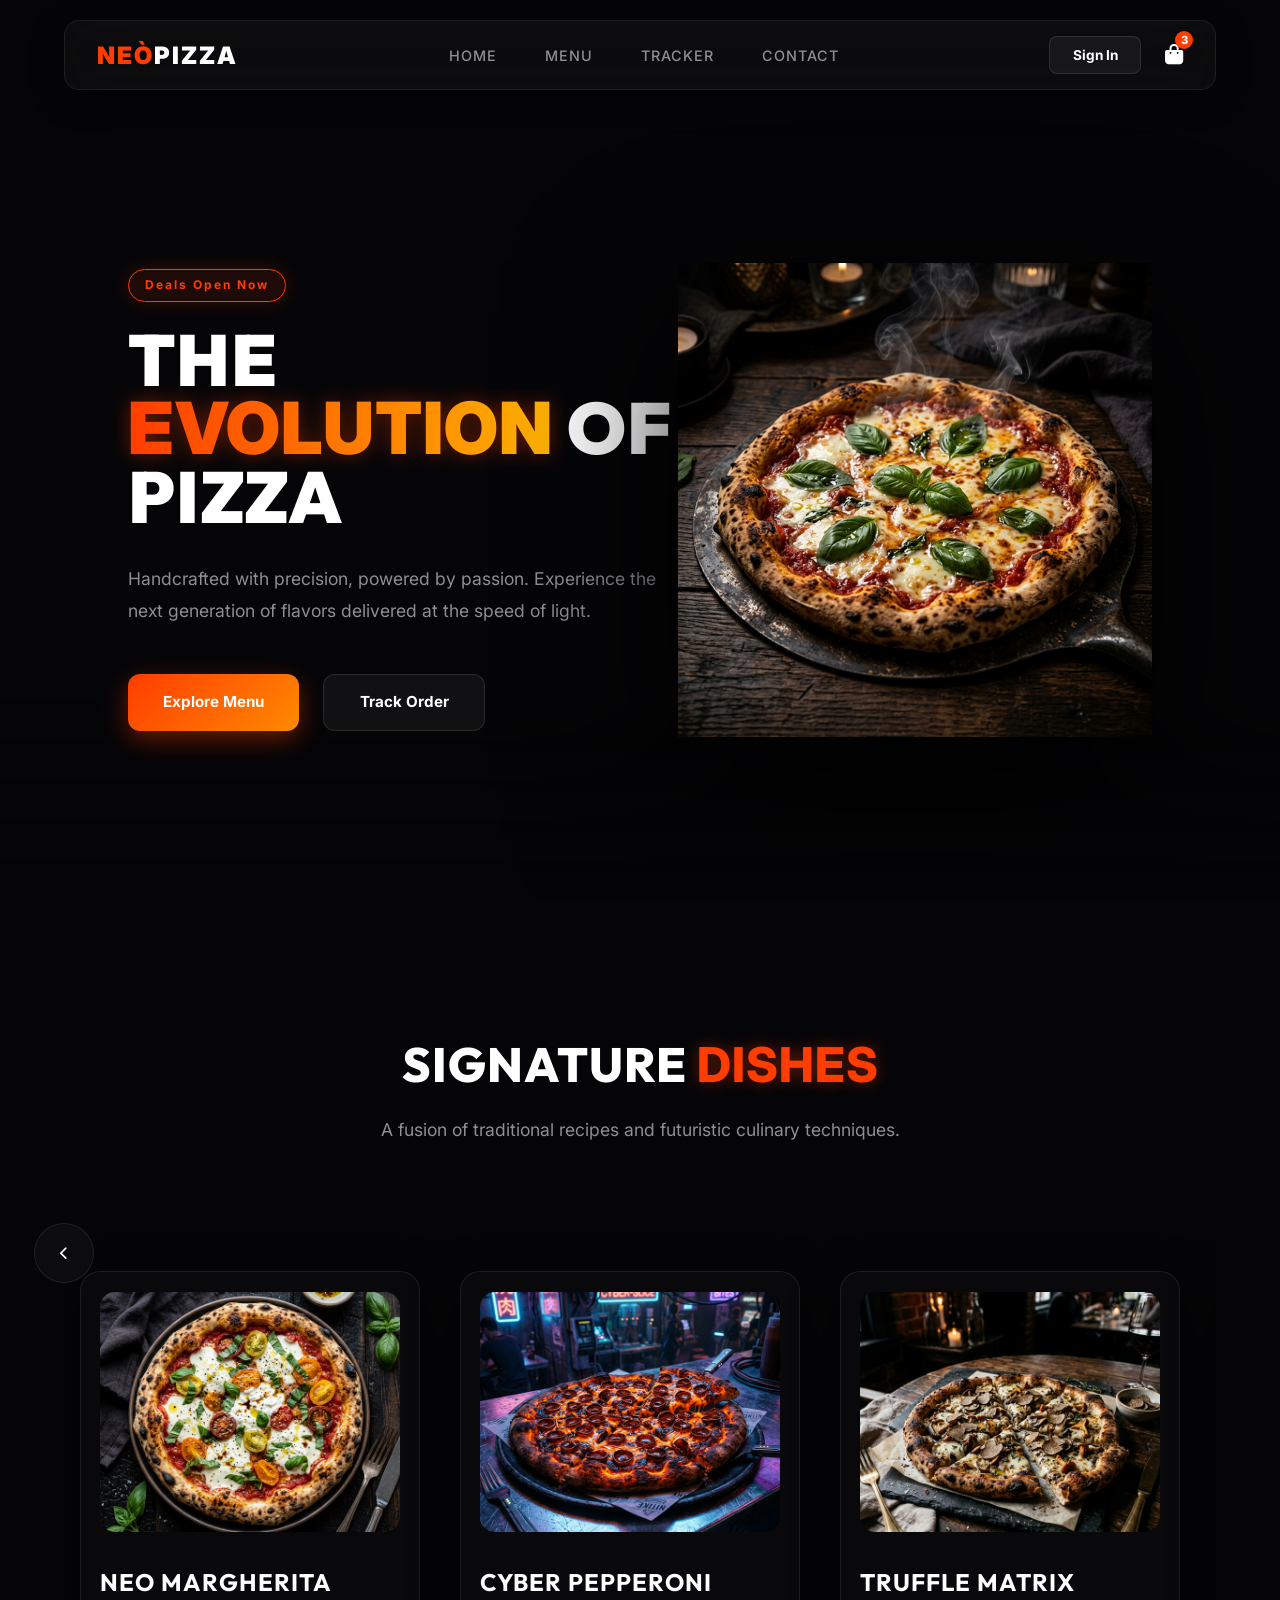
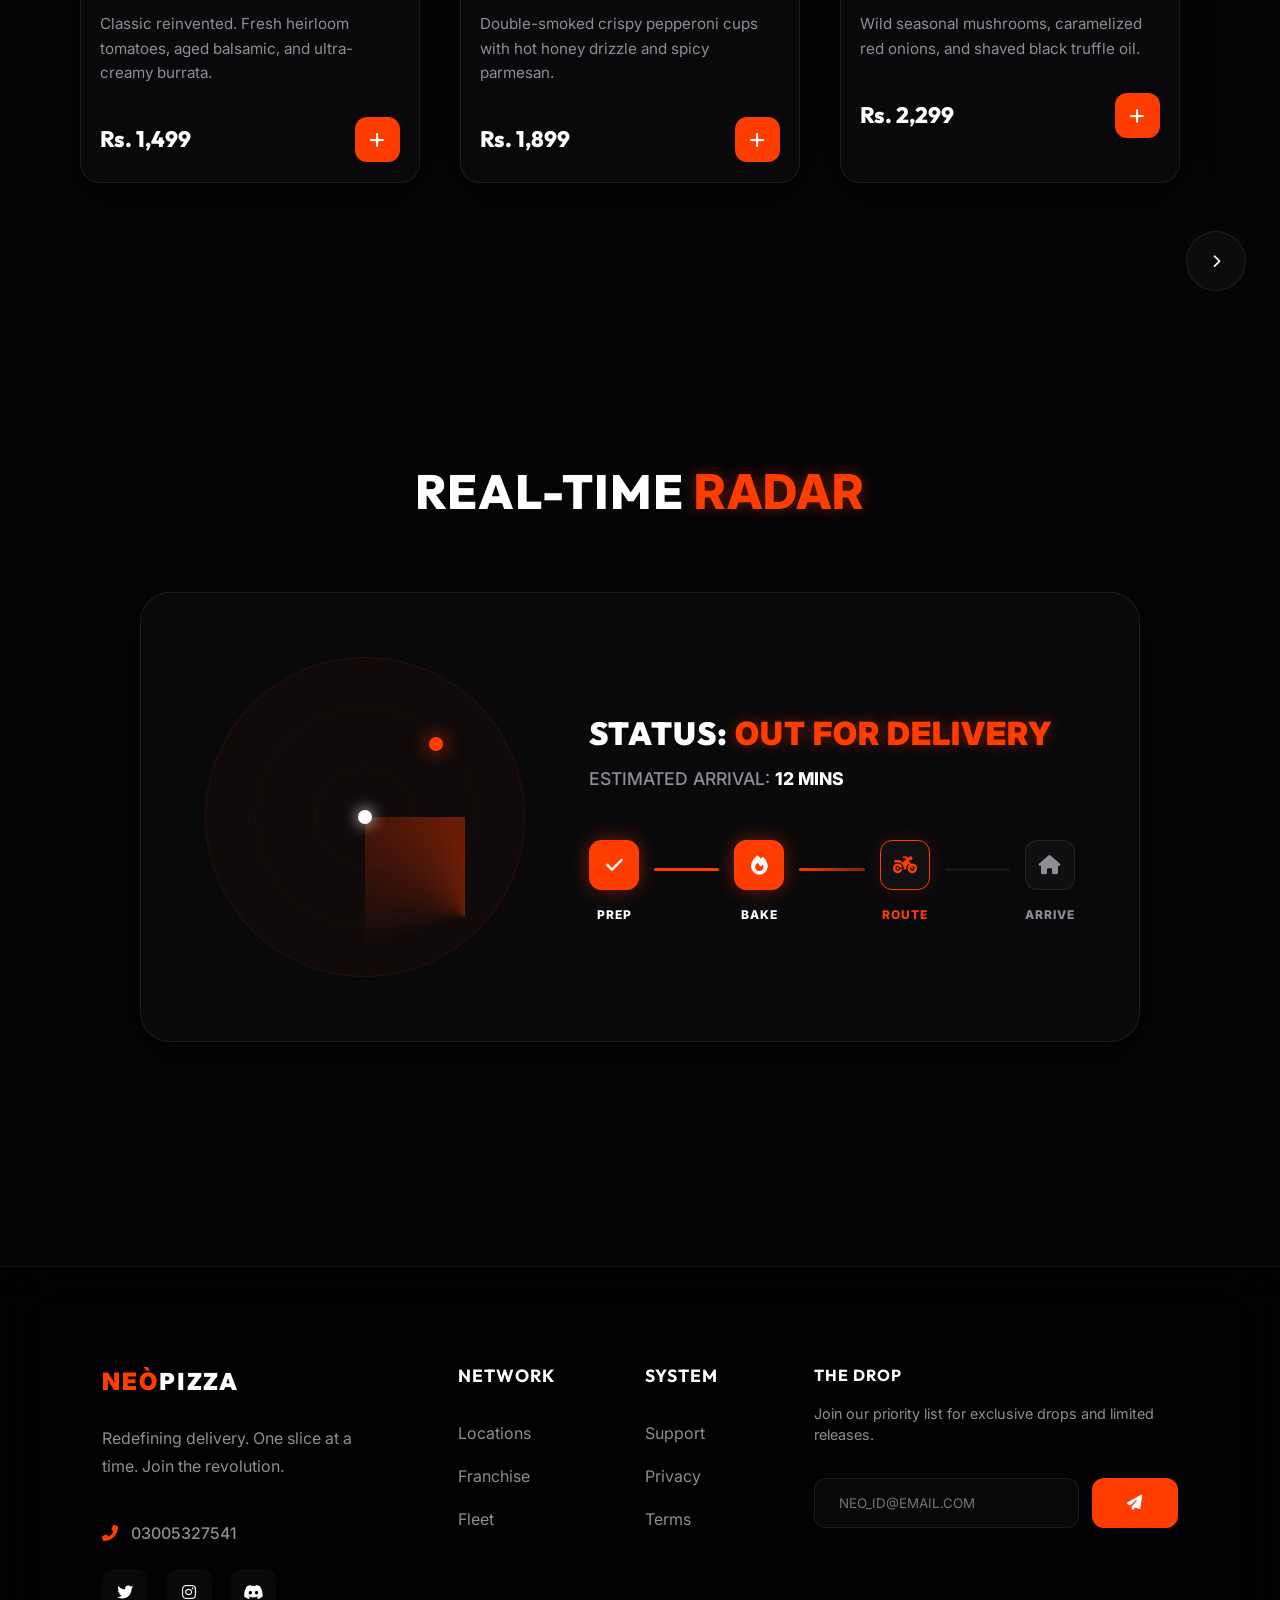
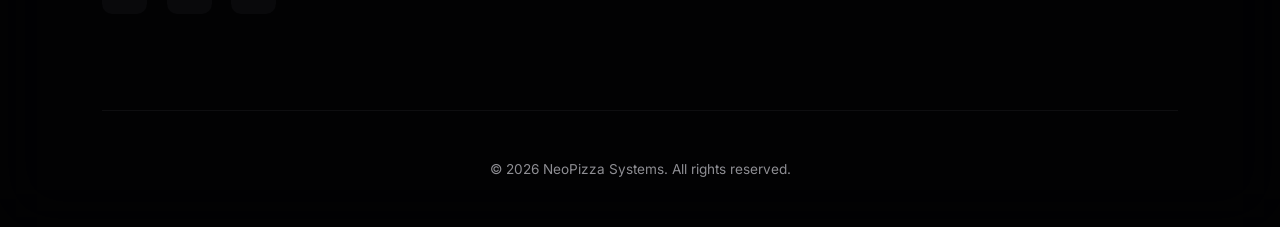
<file: index.html>
<!DOCTYPE html>
<html lang="en">

<head>
    <meta charset="UTF-8">
    <meta name="viewport" content="width=device-width, initial-scale=1.0">
    <title>NeoPizza | The Future of Pizza</title>
    <!-- Google Fonts: Inter & Outfit -->
    <link
        href="https://fonts.googleapis.com/css2?family=Inter:wght@300;400;500;600&family=Outfit:wght@400;600;700;800;900&display=swap"
        rel="stylesheet">
    <link rel="stylesheet" href="styles.css">
    <!-- FontAwesome for icons -->
    <link rel="stylesheet" href="https://cdnjs.cloudflare.com/ajax/libs/font-awesome/6.4.0/css/all.min.css">
</head>

<body>
    <!-- Navbar -->
    <nav class="navbar glass">
        <div class="logo">
            <a href="index.html"><span class="logo-accent">NEÒ</span>PIZZA</a>
        </div>
        <ul class="nav-links">
            <li><a href="index.html" class="nav-link">Home</a></li>
            <li><a href="#menu" class="nav-link">Menu</a></li>
            <li><a href="#tracker" class="nav-link">Tracker</a></li>
            <li><a href="contact.html" class="nav-link">Contact</a></li>
        </ul>
        <div class="nav-actions">
            <button class="btn btn-small glass-btn">Sign In</button>
            <a href="cart.html" class="cart-icon">
                <i class="fas fa-shopping-bag"></i>
                <span class="cart-count">3</span>
            </a>
        </div>
    </nav>

    <!-- Hero Section -->
    <header id="hero" class="hero fade-in">
        <div class="hero-content">
            <div class="badge neon-badge" id="promo-badge">Deals Open Now</div>
            <h1 class="hero-title">THE <span class="text-gradient">EVOLUTION</span> OF PIZZA</h1>
            <p class="hero-subtitle">Handcrafted with precision, powered by passion. Experience the next generation of
                flavors delivered at the speed of light.</p>
            <div class="hero-btns">
                <a href="#menu" class="btn btn-glowing glow-pulse">Explore Menu</a>
                <a href="#tracker" class="btn glass-btn">Track Order</a>
            </div>
        </div>
        <div class="hero-image-wrapper">
            <img src="images/hero.png" alt="3D Premium Pizza" class="hero-pizza floating">
            <div class="pizza-glow-backdrop"></div>
        </div>
    </header>

    <!-- Interactive Menu Section -->
    <section id="menu" class="menu-section fade-in">
        <div class="section-header">
            <h2 class="section-title">SIGNATURE <span class="text-accent">DISHES</span></h2>
            <p class="section-subtitle">A fusion of traditional recipes and futuristic culinary techniques.</p>
        </div>

        <div class="carousel-container">
            <button class="carousel-btn left" id="scroll-left"><i class="fas fa-chevron-left"></i></button>
            <div class="menu-carousel" id="menu-carousel">
                <!-- Pizza Card 1 -->
                <div class="pizza-card glass">
                    <div class="card-img-wrapper">
                        <img src="images/margherita.png" alt="Neo Margherita" class="card-img">
                    </div>
                    <div class="card-content">
                        <h3>Neo Margherita</h3>
                        <p>Classic reinvented. Fresh heirloom tomatoes, aged balsamic, and ultra-creamy burrata.</p>
                        <div class="card-footer">
                            <span class="price">Rs. 1,499</span>
                            <button class="btn-icon"><i class="fas fa-plus"></i></button>
                        </div>
                    </div>
                </div>
                <!-- Pizza Card 2 -->
                <div class="pizza-card glass">
                    <div class="card-img-wrapper">
                        <img src="images/pepperoni.png" alt="Cyber Pepperoni" class="card-img">
                    </div>
                    <div class="card-content">
                        <h3>Cyber Pepperoni</h3>
                        <p>Double-smoked crispy pepperoni cups with hot honey drizzle and spicy parmesan.</p>
                        <div class="card-footer">
                            <span class="price">Rs. 1,899</span>
                            <button class="btn-icon"><i class="fas fa-plus"></i></button>
                        </div>
                    </div>
                </div>
                <!-- Pizza Card 3 -->
                <div class="pizza-card glass">
                    <div class="card-img-wrapper">
                        <img src="images/truffle.png" alt="Truffle Matrix" class="card-img">
                    </div>
                    <div class="card-content">
                        <h3>Truffle Matrix</h3>
                        <p>Wild seasonal mushrooms, caramelized red onions, and shaved black truffle oil.</p>
                        <div class="card-footer">
                            <span class="price">Rs. 2,299</span>
                            <button class="btn-icon"><i class="fas fa-plus"></i></button>
                        </div>
                    </div>
                </div>
                <!-- Pizza Card 4 -->
                <div class="pizza-card glass">
                    <div class="card-img-wrapper">
                        <img src="images/supreme.png" alt="Blaze Supreme" class="card-img">
                    </div>
                    <div class="card-content">
                        <h3>Blaze Supreme</h3>
                        <p>Spicy Italian sausage, fire-roasted peppers, jalapeños, and crushed red pepper flakes.</p>
                        <div class="card-footer">
                            <span class="price">Rs. 2,099</span>
                            <button class="btn-icon"><i class="fas fa-plus"></i></button>
                        </div>
                    </div>
                </div>
                <!-- Pizza Card 5 -->
                <div class="pizza-card glass">
                    <div class="card-img-wrapper">
                        <img src="images/veggie.png" alt="Quantum Veggie" class="card-img">
                    </div>
                    <div class="card-content">
                        <h3>Quantum Veggie</h3>
                        <p>Artichokes, baby spinach, roasted garlic, and plant-based artisanal mozzarella.</p>
                        <div class="card-footer">
                            <span class="price">Rs. 1,699</span>
                            <button class="btn-icon"><i class="fas fa-plus"></i></button>
                        </div>
                    </div>
                </div>
            </div>
            <button class="carousel-btn right" id="scroll-right"><i class="fas fa-chevron-right"></i></button>
        </div>
    </section>

    <!-- Live Tracker Concept UI -->
    <section id="tracker" class="tracker-section fade-in">
        <h2 class="section-title">REAL-TIME <span class="text-accent">RADAR</span></h2>
        <div class="tracker-container glass">
            <div class="radar">
                <div class="radar-sweep"></div>
                <div class="radar-dot dot-origin"></div>
                <div class="radar-dot dot-driver"></div>

                <div class="radar-rings">
                    <div class="ring"></div>
                    <div class="ring"></div>
                    <div class="ring"></div>
                </div>
            </div>

            <div class="tracker-info">
                <h3>STATUS: <span class="text-accent pulse-text">OUT FOR DELIVERY</span></h3>
                <p class="eta">ESTIMATED ARRIVAL: <span class="time">12 MINS</span></p>

                <div class="progress-bar-container">
                    <div class="progress-step completed">
                        <div class="step-icon"><i class="fas fa-check"></i></div>
                        <span>PREP</span>
                    </div>
                    <div class="progress-line completed"></div>
                    <div class="progress-step completed">
                        <div class="step-icon"><i class="fas fa-fire"></i></div>
                        <span>BAKE</span>
                    </div>
                    <div class="progress-line active"></div>
                    <div class="progress-step active glow">
                        <div class="step-icon"><i class="fas fa-motorcycle"></i></div>
                        <span>ROUTE</span>
                    </div>
                    <div class="progress-line"></div>
                    <div class="progress-step">
                        <div class="step-icon"><i class="fas fa-home"></i></div>
                        <span>ARRIVE</span>
                    </div>
                </div>
            </div>
        </div>
    </section>

    <!-- Responsive Footer -->
    <footer id="contact" class="footer glass-dark">
        <div class="footer-content">
            <div class="footer-brand">
                <div class="logo">
                    <span class="logo-accent">NEÒ</span>PIZZA
                </div>
                <p>Redefining delivery. One slice at a time. Join the revolution.</p>
                <div class="contact-info"
                    style="margin-bottom: 1.5rem; display: flex; align-items: center; gap: 0.8rem; color: var(--text-muted); font-weight: 500;">
                    <i class="fas fa-phone-alt" style="color: var(--accent);"></i>
                    <span>03005327541</span>
                </div>
                <div class="social-icons">
                    <a href="#" class="social-icon"><i class="fab fa-twitter"></i></a>
                    <a href="#" class="social-icon"><i class="fab fa-instagram"></i></a>
                    <a href="#" class="social-icon"><i class="fab fa-discord"></i></a>
                </div>
            </div>

            <div class="footer-links">
                <div class="link-group">
                    <h4>NETWORK</h4>
                    <ul>
                        <li><a href="#">Locations</a></li>
                        <li><a href="#">Franchise</a></li>
                        <li><a href="#">Fleet</a></li>
                    </ul>
                </div>
                <div class="link-group">
                    <h4>SYSTEM</h4>
                    <ul>
                        <li><a href="#">Support</a></li>
                        <li><a href="#">Privacy</a></li>
                        <li><a href="#">Terms</a></li>
                    </ul>
                </div>
            </div>

            <div class="footer-newsletter">
                <h4>THE DROP</h4>
                <p>Join our priority list for exclusive drops and limited releases.</p>
                <form class="newsletter-form" onsubmit="event.preventDefault()">
                    <input type="email" placeholder="NEO_ID@EMAIL.COM" required class="glass-input">
                    <button type="submit" class="btn btn-accent"><i class="fas fa-paper-plane"></i></button>
                </form>
            </div>
        </div>
        <div class="footer-bottom">
            <p>&copy; 2026 NeoPizza Systems. All rights reserved.</p>
        </div>
    </footer>

    <script src="script.js"></script>
</body>

</html>
</file>
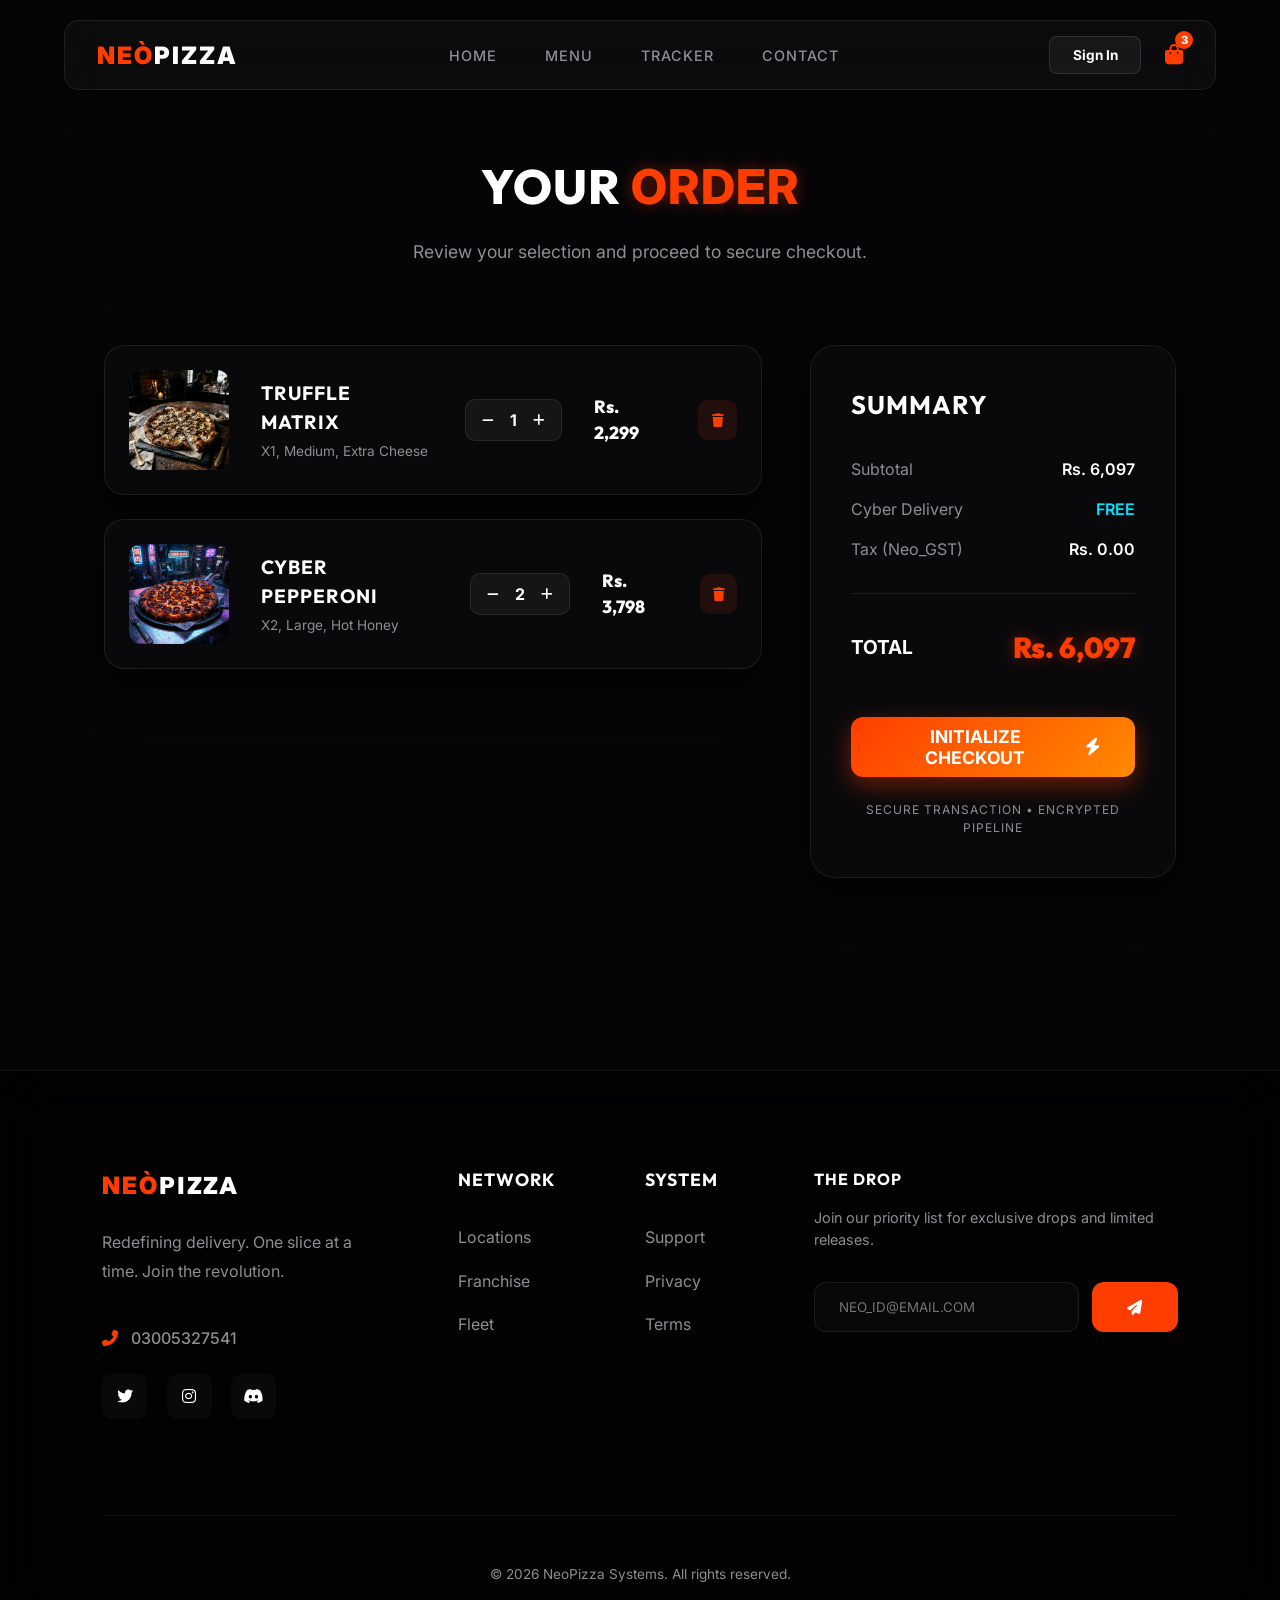
<file: cart.html>
<!DOCTYPE html>
<html lang="en">

<head>
    <meta charset="UTF-8">
    <meta name="viewport" content="width=device-width, initial-scale=1.0">
    <title>Your Cart | NeoPizza</title>
    <!-- Google Fonts: Inter & Outfit -->
    <link
        href="https://fonts.googleapis.com/css2?family=Inter:wght@300;400;500;600&family=Outfit:wght@400;600;700;800;900&display=swap"
        rel="stylesheet">
    <link rel="stylesheet" href="styles.css">
    <!-- FontAwesome for icons -->
    <link rel="stylesheet" href="https://cdnjs.cloudflare.com/ajax/libs/font-awesome/6.4.0/css/all.min.css">
</head>

<body>
    <!-- Navbar -->
    <nav class="navbar glass">
        <div class="logo">
            <a href="index.html"><span class="logo-accent">NEÒ</span>PIZZA</a>
        </div>
        <ul class="nav-links">
            <li><a href="index.html" class="nav-link">Home</a></li>
            <li><a href="index.html#menu" class="nav-link">Menu</a></li>
            <li><a href="index.html#tracker" class="nav-link">Tracker</a></li>
            <li><a href="contact.html" class="nav-link">Contact</a></li>
        </ul>
        <div class="nav-actions">
            <button class="btn btn-small glass-btn">Sign In</button>
            <a href="cart.html" class="cart-icon">
                <i class="fas fa-shopping-bag" style="color: var(--accent);"></i>
                <span class="cart-count">3</span>
            </a>
        </div>
    </nav>

    <main class="cart-page fade-in" style="padding-top: 150px; min-height: 100vh; padding-bottom: 8rem;">
        <div class="section-header">
            <h1 class="section-title">YOUR <span class="text-accent">ORDER</span></h1>
            <p class="section-subtitle">Review your selection and proceed to secure checkout.</p>
        </div>

        <div class="cart-container"
            style="display: grid; grid-template-columns: 1.8fr 1fr; gap: 3rem; max-width: 1200px; margin: 0 auto; padding: 0 5%;">
            <!-- Cart Items -->
            <div class="cart-items-section">
                <div class="cart-item glass"
                    style="display: flex; align-items: center; gap: 2rem; padding: 1.5rem; border-radius: 20px; margin-bottom: 1.5rem;">
                    <img src="images/truffle.png" alt="Truffle Matrix"
                        style="width: 100px; height: 100px; object-fit: cover; border-radius: 12px;">
                    <div class="item-details" style="flex-grow: 1;">
                        <h3 style="font-size: 1.2rem; margin-bottom: 0.3rem;">Truffle Matrix</h3>
                        <p style="color: var(--text-muted); font-size: 0.85rem;">X1, Medium, Extra Cheese</p>
                    </div>
                    <div class="item-quantity"
                        style="display: flex; align-items: center; gap: 1rem; background: rgba(255,255,255,0.05); padding: 0.5rem 1rem; border-radius: 10px; border: 1px solid var(--glass-border);">
                        <button style="background: none; border: none; color: white; cursor: pointer;"><i
                                class="fas fa-minus"></i></button>
                        <span style="font-weight: 700;">1</span>
                        <button style="background: none; border: none; color: white; cursor: pointer;"><i
                                class="fas fa-plus"></i></button>
                    </div>
                    <div class="item-price">
                        <span style="font-weight: 800; font-family: 'Outfit'; font-size: 1.1rem;">Rs. 2,299</span>
                    </div>
                    <button
                        style="background: rgba(255, 61, 0, 0.1); border: none; color: var(--accent); width: 40px; height: 40px; border-radius: 10px; cursor: pointer; transition: 0.3s;"
                        onmouseover="this.style.background='var(--accent)'; this.style.color='white'"
                        onmouseout="this.style.background='rgba(255, 61, 0, 0.1)'; this.style.color='var(--accent)'"><i
                            class="fas fa-trash"></i></button>
                </div>

                <div class="cart-item glass"
                    style="display: flex; align-items: center; gap: 2rem; padding: 1.5rem; border-radius: 20px; margin-bottom: 1.5rem;">
                    <img src="images/pepperoni.png" alt="Cyber Pepperoni"
                        style="width: 100px; height: 100px; object-fit: cover; border-radius: 12px;">
                    <div class="item-details" style="flex-grow: 1;">
                        <h3 style="font-size: 1.2rem; margin-bottom: 0.3rem;">Cyber Pepperoni</h3>
                        <p style="color: var(--text-muted); font-size: 0.85rem;">X2, Large, Hot Honey</p>
                    </div>
                    <div class="item-quantity"
                        style="display: flex; align-items: center; gap: 1rem; background: rgba(255,255,255,0.05); padding: 0.5rem 1rem; border-radius: 10px; border: 1px solid var(--glass-border);">
                        <button style="background: none; border: none; color: white; cursor: pointer;"><i
                                class="fas fa-minus"></i></button>
                        <span style="font-weight: 700;">2</span>
                        <button style="background: none; border: none; color: white; cursor: pointer;"><i
                                class="fas fa-plus"></i></button>
                    </div>
                    <div class="item-price">
                        <span style="font-weight: 800; font-family: 'Outfit'; font-size: 1.1rem;">Rs. 3,798</span>
                    </div>
                    <button
                        style="background: rgba(255, 61, 0, 0.1); border: none; color: var(--accent); width: 40px; height: 40px; border-radius: 10px; cursor: pointer; transition: 0.3s;"
                        onmouseover="this.style.background='var(--accent)'; this.style.color='white'"
                        onmouseout="this.style.background='rgba(255, 61, 0, 0.1)'; this.style.color='var(--accent)'"><i
                            class="fas fa-trash"></i></button>
                </div>
            </div>

            <!-- Summary Section -->
            <div class="cart-summary-section">
                <div class="summary-card glass"
                    style="padding: 2.5rem; border-radius: 25px; position: sticky; top: 110px;">
                    <h2 style="margin-bottom: 2rem; font-size: 1.6rem;">Summary</h2>
                    <div
                        style="display: flex; justify-content: space-between; margin-bottom: 1rem; color: var(--text-muted);">
                        <span>Subtotal</span>
                        <span style="color: white; font-weight: 600;">Rs. 6,097</span>
                    </div>
                    <div
                        style="display: flex; justify-content: space-between; margin-bottom: 1rem; color: var(--text-muted);">
                        <span>Cyber Delivery</span>
                        <span style="color: var(--secondary); font-weight: 600;">FREE</span>
                    </div>
                    <div
                        style="display: flex; justify-content: space-between; margin-bottom: 2rem; color: var(--text-muted);">
                        <span>Tax (Neo_GST)</span>
                        <span style="color: white; font-weight: 600;">Rs. 0.00</span>
                    </div>
                    <div style="height: 1px; background: var(--glass-border); margin-bottom: 2rem;"></div>
                    <div
                        style="display: flex; justify-content: space-between; margin-bottom: 3rem; align-items: center;">
                        <span style="font-size: 1.2rem; font-weight: 700;">TOTAL</span>
                        <span
                            style="font-size: 1.8rem; font-weight: 900; font-family: 'Outfit'; color: var(--accent); text-shadow: 0 0 15px var(--accent-glow);">Rs.
                            6,097</span>
                    </div>
                    <button class="btn btn-glowing glow-pulse"
                        style="width: 100%; height: 60px; font-size: 1.1rem;">INITIALIZE CHECKOUT <i class="fas fa-bolt"
                            style="margin-left: 0.8rem;"></i></button>
                    <p
                        style="text-align: center; font-size: 0.75rem; color: var(--text-muted); margin-top: 1.5rem; text-transform: uppercase; letter-spacing: 1px;">
                        Secure Transaction • Encrypted Pipeline</p>
                </div>
            </div>
        </div>
    </main>

    <!-- Footer -->
    <footer class="footer glass-dark">
        <div class="footer-content">
            <div class="footer-brand">
                <div class="logo">
                    <span class="logo-accent">NEÒ</span>PIZZA
                </div>
                <p>Redefining delivery. One slice at a time. Join the revolution.</p>
                <div class="contact-info"
                    style="margin-bottom: 1.5rem; display: flex; align-items: center; gap: 0.8rem; color: var(--text-muted); font-weight: 500;">
                    <i class="fas fa-phone-alt" style="color: var(--accent);"></i>
                    <span>03005327541</span>
                </div>
                <div class="social-icons">
                    <a href="#" class="social-icon"><i class="fab fa-twitter"></i></a>
                    <a href="#" class="social-icon"><i class="fab fa-instagram"></i></a>
                    <a href="#" class="social-icon"><i class="fab fa-discord"></i></a>
                </div>
            </div>

            <div class="footer-links">
                <div class="link-group">
                    <h4>NETWORK</h4>
                    <ul>
                        <li><a href="#">Locations</a></li>
                        <li><a href="#">Franchise</a></li>
                        <li><a href="#">Fleet</a></li>
                    </ul>
                </div>
                <div class="link-group">
                    <h4>SYSTEM</h4>
                    <ul>
                        <li><a href="#">Support</a></li>
                        <li><a href="#">Privacy</a></li>
                        <li><a href="#">Terms</a></li>
                    </ul>
                </div>
            </div>

            <div class="footer-newsletter">
                <h4>THE DROP</h4>
                <p>Join our priority list for exclusive drops and limited releases.</p>
                <form class="newsletter-form" onsubmit="event.preventDefault()">
                    <input type="email" placeholder="NEO_ID@EMAIL.COM" required class="glass-input">
                    <button type="submit" class="btn btn-accent"><i class="fas fa-paper-plane"></i></button>
                </form>
            </div>
        </div>
        <div class="footer-bottom">
            <p>&copy; 2026 NeoPizza Systems. All rights reserved.</p>
        </div>
    </footer>

    <script src="script.js"></script>
</body>

</html>
</file>
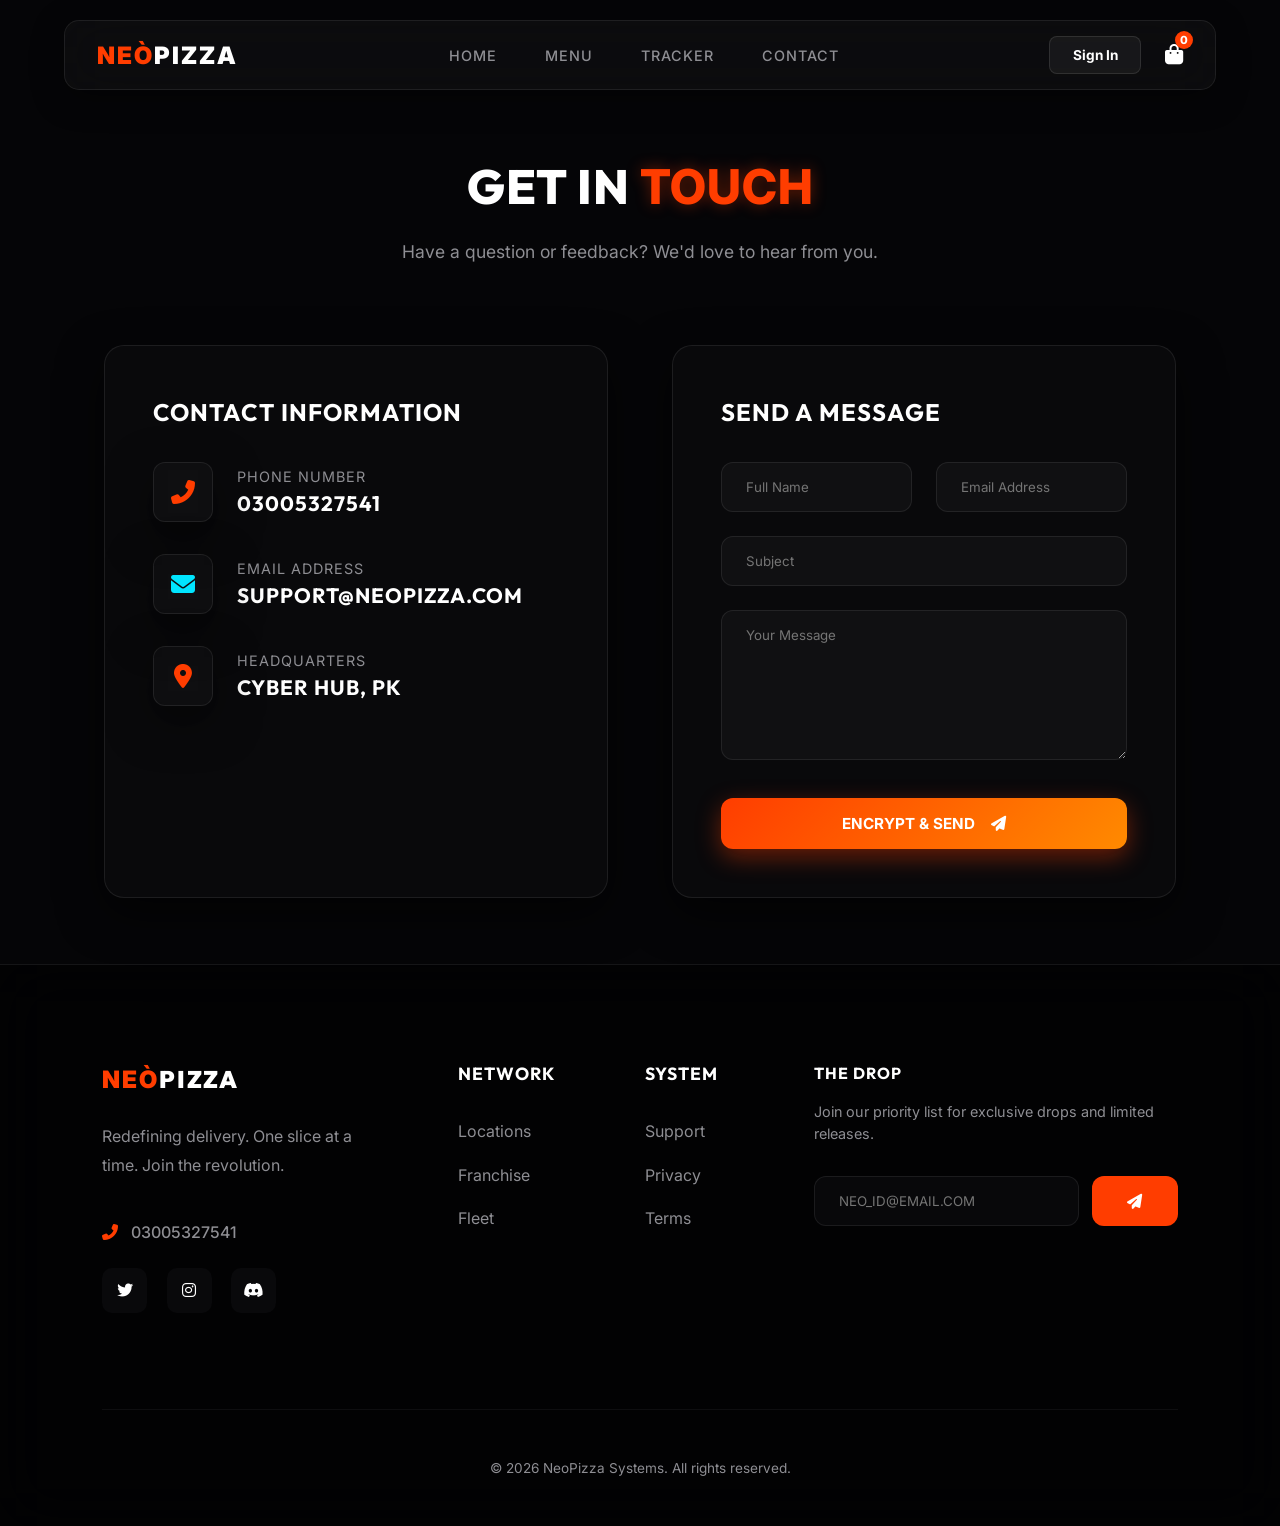
<file: contact.html>
<!DOCTYPE html>
<html lang="en">

<head>
    <meta charset="UTF-8">
    <meta name="viewport" content="width=device-width, initial-scale=1.0">
    <title>Contact Us | NeoPizza</title>
    <!-- Google Fonts: Inter & Outfit -->
    <link
        href="https://fonts.googleapis.com/css2?family=Inter:wght@300;400;500;600&family=Outfit:wght@400;600;700;800;900&display=swap"
        rel="stylesheet">
    <link rel="stylesheet" href="styles.css">
    <!-- FontAwesome for icons -->
    <link rel="stylesheet" href="https://cdnjs.cloudflare.com/ajax/libs/font-awesome/6.4.0/css/all.min.css">
</head>

<body>
    <!-- Navbar -->
    <nav class="navbar glass">
        <div class="logo">
            <a href="index.html"><span class="logo-accent">NEÒ</span>PIZZA</a>
        </div>
        <ul class="nav-links">
            <li><a href="index.html" class="nav-link">Home</a></li>
            <li><a href="index.html#menu" class="nav-link">Menu</a></li>
            <li><a href="index.html#tracker" class="nav-link">Tracker</a></li>
            <li><a href="contact.html" class="nav-link active">Contact</a></li>
        </ul>
        <div class="nav-actions">
            <button class="btn btn-small glass-btn">Sign In</button>
            <a href="cart.html" class="cart-icon">
                <i class="fas fa-shopping-bag"></i>
                <span class="cart-count">0</span>
            </a>
        </div>
    </nav>

    <main class="contact-page fade-in" style="padding-top: 150px; min-height: 100vh;">
        <div class="section-header">
            <h1 class="section-title">GET IN <span class="text-accent">TOUCH</span></h1>
            <p class="section-subtitle">Have a question or feedback? We'd love to hear from you.</p>
        </div>

        <div class="contact-grid"
            style="display: grid; grid-template-columns: 1fr 1fr; gap: 4rem; max-width: 1200px; margin: 0 auto; padding: 0 5%;">
            <!-- Contact Info -->
            <div class="contact-info-panel glass" style="padding: 3rem; border-radius: 20px;">
                <h2 style="margin-bottom: 2rem;">Contact Information</h2>

                <div class="info-item" style="display: flex; align-items: center; gap: 1.5rem; margin-bottom: 2rem;">
                    <div class="icon-box glass"
                        style="width: 60px; height: 60px; display: flex; align-items: center; justify-content: center; border-radius: 12px; color: var(--accent); font-size: 1.5rem;">
                        <i class="fas fa-phone-alt"></i>
                    </div>
                    <div>
                        <p
                            style="color: var(--text-muted); font-size: 0.9rem; text-transform: uppercase; letter-spacing: 1px;">
                            Phone Number</p>
                        <h3 style="font-size: 1.3rem;">03005327541</h3>
                    </div>
                </div>

                <div class="info-item" style="display: flex; align-items: center; gap: 1.5rem; margin-bottom: 2rem;">
                    <div class="icon-box glass"
                        style="width: 60px; height: 60px; display: flex; align-items: center; justify-content: center; border-radius: 12px; color: var(--secondary); font-size: 1.5rem;">
                        <i class="fas fa-envelope"></i>
                    </div>
                    <div>
                        <p
                            style="color: var(--text-muted); font-size: 0.9rem; text-transform: uppercase; letter-spacing: 1px;">
                            Email Address</p>
                        <h3 style="font-size: 1.3rem;">SUPPORT@NEOPIZZA.COM</h3>
                    </div>
                </div>

                <div class="info-item" style="display: flex; align-items: center; gap: 1.5rem;">
                    <div class="icon-box glass"
                        style="width: 60px; height: 60px; display: flex; align-items: center; justify-content: center; border-radius: 12px; color: var(--accent); font-size: 1.5rem;">
                        <i class="fas fa-map-marker-alt"></i>
                    </div>
                    <div>
                        <p
                            style="color: var(--text-muted); font-size: 0.9rem; text-transform: uppercase; letter-spacing: 1px;">
                            Headquarters</p>
                        <h3 style="font-size: 1.3rem;">CYBER HUB, PK</h3>
                    </div>
                </div>
            </div>

            <!-- Contact Form -->
            <div class="contact-form-panel glass" style="padding: 3rem; border-radius: 20px;">
                <h2 style="margin-bottom: 2rem;">Send a Message</h2>
                <form class="contact-form" onsubmit="event.preventDefault()">
                    <div style="display: grid; grid-template-columns: 1fr 1fr; gap: 1.5rem; margin-bottom: 1.5rem;">
                        <div class="input-group">
                            <input type="text" placeholder="Full Name" required class="glass-input"
                                style="width: 100%;">
                        </div>
                        <div class="input-group">
                            <input type="email" placeholder="Email Address" required class="glass-input"
                                style="width: 100%;">
                        </div>
                    </div>
                    <div class="input-group" style="margin-bottom: 1.5rem;">
                        <input type="text" placeholder="Subject" required class="glass-input" style="width: 100%;">
                    </div>
                    <div class="input-group" style="margin-bottom: 2rem;">
                        <textarea placeholder="Your Message" required class="glass-input"
                            style="width: 100%; min-height: 150px; resize: vertical;"></textarea>
                    </div>
                    <button type="submit" class="btn btn-glowing glow-pulse" style="width: 100%;">ENCRYPT & SEND <i
                            class="fas fa-paper-plane" style="margin-left: 0.5rem;"></i></button>
                </form>
            </div>
        </div>
    </main>

    <!-- Footer -->
    <footer class="footer glass-dark">
        <div class="footer-content">
            <div class="footer-brand">
                <div class="logo">
                    <span class="logo-accent">NEÒ</span>PIZZA
                </div>
                <p>Redefining delivery. One slice at a time. Join the revolution.</p>
                <div class="contact-info"
                    style="margin-bottom: 1.5rem; display: flex; align-items: center; gap: 0.8rem; color: var(--text-muted); font-weight: 500;">
                    <i class="fas fa-phone-alt" style="color: var(--accent);"></i>
                    <span>03005327541</span>
                </div>
                <div class="social-icons">
                    <a href="#" class="social-icon"><i class="fab fa-twitter"></i></a>
                    <a href="#" class="social-icon"><i class="fab fa-instagram"></i></a>
                    <a href="#" class="social-icon"><i class="fab fa-discord"></i></a>
                </div>
            </div>

            <div class="footer-links">
                <div class="link-group">
                    <h4>NETWORK</h4>
                    <ul>
                        <li><a href="#">Locations</a></li>
                        <li><a href="#">Franchise</a></li>
                        <li><a href="#">Fleet</a></li>
                    </ul>
                </div>
                <div class="link-group">
                    <h4>SYSTEM</h4>
                    <ul>
                        <li><a href="#">Support</a></li>
                        <li><a href="#">Privacy</a></li>
                        <li><a href="#">Terms</a></li>
                    </ul>
                </div>
            </div>

            <div class="footer-newsletter">
                <h4>THE DROP</h4>
                <p>Join our priority list for exclusive drops and limited releases.</p>
                <form class="newsletter-form" onsubmit="event.preventDefault()">
                    <input type="email" placeholder="NEO_ID@EMAIL.COM" required class="glass-input">
                    <button type="submit" class="btn btn-accent"><i class="fas fa-paper-plane"></i></button>
                </form>
            </div>
        </div>
        <div class="footer-bottom">
            <p>&copy; 2026 NeoPizza Systems. All rights reserved.</p>
        </div>
    </footer>

    <script src="script.js"></script>
</body>

</html>
</file>
<file: styles.css>
/* Base & Variables */
:root {
    /* Color Palette - Cyberpunk / Luxury Hybrid */
    --bg-dark: #050507;
    --bg-darker: #020203;
    --accent: #FF3D00;
    --accent-hover: #ff5722;
    --accent-glow: rgba(255, 61, 0, 0.4);
    --secondary: #00E5FF;
    --secondary-glow: rgba(0, 229, 255, 0.3);
    --text-main: #FFFFFF;
    --text-muted: #8E8E93;

    /* Glassmorphism Evolution */
    --glass-bg: rgba(255, 255, 255, 0.02);
    --glass-border: rgba(255, 255, 255, 0.08);
    --glass-shadow: 0 15px 45px 0 rgba(0, 0, 0, 0.6);
    --card-hover-bg: rgba(255, 255, 255, 0.05);
}

* {
    margin: 0;
    padding: 0;
    box-sizing: border-box;
    font-family: 'Inter', sans-serif;
}

h1,
h2,
h3,
h4,
.logo {
    font-family: 'Outfit', sans-serif;
    text-transform: uppercase;
    letter-spacing: 1px;
}

html {
    scroll-behavior: smooth;
    background-color: var(--bg-dark);
}

body {
    background-color: var(--bg-dark);
    color: var(--text-main);
    overflow-x: hidden;
    line-height: 1.5;
}

a {
    text-decoration: none;
    color: inherit;
}

/* Typography Utility */
.text-accent {
    color: var(--accent);
    text-shadow: 0 0 15px var(--accent-glow);
}

.text-gradient {
    background: linear-gradient(90deg, var(--accent), #FFB300);
    -webkit-background-clip: text;
    background-clip: text;
    -webkit-text-fill-color: transparent;
    filter: drop-shadow(0 0 10px var(--accent-glow));
}

/* Glassmorphism Utility */
.glass {
    background: var(--glass-bg);
    backdrop-filter: blur(25px);
    -webkit-backdrop-filter: blur(25px);
    border: 1px solid var(--glass-border);
    box-shadow: var(--glass-shadow);
}

.glass-dark {
    background: rgba(2, 2, 3, 0.8);
    backdrop-filter: blur(30px);
    border-top: 1px solid var(--glass-border);
}

/* Badges */
.badge {
    display: inline-block;
    padding: 0.4rem 1rem;
    border-radius: 50px;
    font-size: 0.75rem;
    font-weight: 700;
    margin-bottom: 1.5rem;
    letter-spacing: 2px;
    transition: all 0.5s ease;
}

.neon-badge {
    background: rgba(255, 61, 0, 0.1);
    border: 1px solid var(--accent);
    color: var(--accent);
    box-shadow: 0 0 20px rgba(255, 61, 0, 0.2);
}

/* Buttons */
.btn {
    padding: 1rem 2.2rem;
    border-radius: 12px;
    font-weight: 700;
    cursor: pointer;
    transition: all 0.4s cubic-bezier(0.175, 0.885, 0.32, 1.275);
    border: none;
    display: inline-flex;
    align-items: center;
    justify-content: center;
    gap: 0.5rem;
    font-size: 0.95rem;
    position: relative;
    overflow: hidden;
}

.btn::before {
    content: '';
    position: absolute;
    top: 0;
    left: -100%;
    width: 100%;
    height: 100%;
    background: linear-gradient(120deg,
            transparent,
            rgba(255, 255, 255, 0.2),
            transparent);
    transition: all 0.6s ease;
}

.btn:hover::before {
    left: 100%;
}

.btn-small {
    padding: 0.6rem 1.4rem;
    font-size: 0.85rem;
    border-radius: 8px;
}

.glass-btn {
    background: rgba(255, 255, 255, 0.05);
    color: white;
    border: 1px solid rgba(255, 255, 255, 0.1);
}

.glass-btn:hover {
    background: rgba(255, 255, 255, 0.1);
    border-color: rgba(255, 255, 255, 0.3);
    transform: translateY(-3px);
}

.btn-glowing {
    background: linear-gradient(135deg, var(--accent), #FF8A00);
    color: white;
    box-shadow: 0 8px 25px var(--accent-glow);
}

.btn-glowing:hover {
    box-shadow: 0 12px 35px var(--accent-glow);
    transform: translateY(-5px) scale(1.05);
}

.btn-accent {
    background: var(--accent);
    color: white;
}

/* Navigation */
.navbar {
    position: fixed;
    top: 20px;
    left: 50%;
    transform: translateX(-50%);
    width: 90%;
    max-width: 1200px;
    height: 70px;
    display: flex;
    justify-content: space-between;
    align-items: center;
    padding: 0 2rem;
    z-index: 1000;
    border-radius: 15px;
}

.logo {
    font-size: 1.5rem;
    font-weight: 900;
    letter-spacing: 2px;
}

.logo-accent {
    color: var(--accent);
    transition: all 0.3s ease;
}

.logo:hover .logo-accent {
    text-shadow: 0 0 15px var(--accent-glow), 0 0 30px var(--accent-glow);
    transform: scale(1.1);
}

.nav-links {
    display: flex;
    list-style: none;
    gap: 3rem;
}

.nav-link {
    font-weight: 500;
    font-size: 0.9rem;
    color: var(--text-muted);
    transition: all 0.3s ease;
    text-transform: uppercase;
    letter-spacing: 1px;
    position: relative;
}

.nav-link::after {
    content: '';
    position: absolute;
    bottom: -5px;
    left: 50%;
    width: 0;
    height: 2px;
    background: var(--accent);
    transition: all 0.3s ease;
    transform: translateX(-50%);
    box-shadow: 0 0 10px var(--accent-glow);
}

.nav-link:hover {
    color: white;
}

.nav-link:hover::after {
    width: 100%;
}

.nav-actions {
    display: flex;
    align-items: center;
    gap: 1.5rem;
}

.cart-icon {
    position: relative;
    font-size: 1.3rem;
    cursor: pointer;
    transition: transform 0.3s ease;
}

.cart-icon:hover {
    transform: scale(1.1);
    color: var(--accent);
}

.cart-count {
    position: absolute;
    top: -8px;
    right: -10px;
    background: var(--accent);
    color: white;
    font-size: 0.7rem;
    width: 18px;
    height: 18px;
    border-radius: 50%;
    display: flex;
    justify-content: center;
    align-items: center;
    font-weight: 800;
}

/* Hero Section */
.hero {
    min-height: 100vh;
    display: flex;
    align-items: center;
    justify-content: space-between;
    padding: 0 10%;
    position: relative;
    overflow: hidden;
    padding-top: 100px;
}

.hero::after {
    content: '';
    position: absolute;
    bottom: 0;
    left: 0;
    width: 100%;
    height: 200px;
    background: linear-gradient(to top, var(--bg-dark), transparent);
    z-index: 1;
}

.hero-content {
    max-width: 550px;
    z-index: 2;
}

.hero-title {
    font-size: 4.5rem;
    font-weight: 900;
    line-height: 0.95;
    margin-bottom: 2rem;
}

.hero-subtitle {
    font-size: 1.1rem;
    color: var(--text-muted);
    margin-bottom: 3rem;
    line-height: 1.8;
}

.hero-btns {
    display: flex;
    gap: 1.5rem;
}

.hero-image-wrapper {
    position: relative;
    width: 500px;
    height: 500px;
    display: flex;
    justify-content: center;
    align-items: center;
    z-index: 2;
}

.hero-pizza {
    width: 100%;
    filter: drop-shadow(0 50px 80px rgba(0, 0, 0, 0.9));
    z-index: 3;
}

.pizza-glow-backdrop {
    position: absolute;
    width: 400px;
    height: 400px;
    background: radial-gradient(circle, var(--accent) 0%, transparent 70%);
    filter: blur(40px);
    opacity: 0.15;
    z-index: 1;
}

/* Menu Section */
.menu-section {
    padding: 8rem 5%;
}

.section-header {
    text-align: center;
    margin-bottom: 5rem;
}

.section-title {
    font-size: 3rem;
    font-weight: 800;
    margin-bottom: 1rem;
}

.section-subtitle {
    color: var(--text-muted);
    font-size: 1.1rem;
}

.carousel-container {
    position: relative;
    max-width: 1400px;
    margin: 0 auto;
}

.carousel-btn {
    position: absolute;
    width: 60px;
    height: 60px;
    border-radius: 50%;
    background: rgba(255, 255, 255, 0.03);
    border: 1px solid var(--glass-border);
    backdrop-filter: blur(10px);
    color: white;
    cursor: pointer;
    z-index: 10;
    transition: all 0.3s ease;
}

.carousel-btn:hover {
    background: var(--accent);
    border-color: var(--accent);
    box-shadow: 0 0 25px var(--accent-glow);
    transform: scale(1.1);
}

.carousel-btn.left {
    left: -30px;
}

.carousel-btn.right {
    right: -30px;
}

.menu-carousel {
    display: flex;
    overflow-x: auto;
    gap: 2.5rem;
    padding: 3rem 1rem;
    scroll-behavior: smooth;
    scrollbar-width: none;
}

.menu-carousel::-webkit-scrollbar {
    display: none;
}

.pizza-card {
    min-width: 340px;
    border-radius: 20px;
    padding: 1.2rem;
    transition: all 0.5s cubic-bezier(0.175, 0.885, 0.32, 1.275);
    display: flex;
    flex-direction: column;
}

.card-img-wrapper {
    width: 100%;
    height: 240px;
    border-radius: 15px;
    overflow: hidden;
    margin-bottom: 2rem;
    background: #111;
}

.card-img {
    width: 100%;
    height: 100%;
    object-fit: cover;
    transition: transform 0.6s ease;
}

.pizza-card:hover {
    transform: translateY(-20px);
    background: var(--card-hover-bg);
    border-color: var(--accent);
}

.pizza-card:hover .card-img {
    transform: scale(1.1) rotate(3deg);
}

.card-content h3 {
    font-size: 1.5rem;
    margin-bottom: 0.8rem;
    color: #fff;
}

.card-content p {
    color: var(--text-muted);
    font-size: 0.95rem;
    margin-bottom: 2rem;
    line-height: 1.6;
}

.card-footer {
    display: flex;
    justify-content: space-between;
    align-items: center;
    margin-top: auto;
}

.price {
    font-size: 1.4rem;
    font-weight: 800;
    font-family: 'Outfit';
    color: #fff;
}

.btn-icon {
    width: 45px;
    height: 45px;
    border-radius: 12px;
    background: var(--accent);
    border: none;
    color: white;
    cursor: pointer;
    transition: all 0.3s ease;
    font-size: 1.1rem;
}

.btn-icon:hover {
    transform: scale(1.1);
    box-shadow: 0 0 15px var(--accent-glow);
}

/* Tracker Section */
.tracker-section {
    padding: 6rem 5% 10rem;
    text-align: center;
}

.tracker-section .section-title {
    margin-bottom: 4rem;
}

.tracker-container {
    max-width: 1000px;
    margin: 0 auto;
    border-radius: 30px;
    padding: 4rem;
    display: flex;
    justify-content: space-between;
    align-items: center;
    gap: 4rem;
    text-align: left;
}

.radar {
    position: relative;
    width: 320px;
    height: 320px;
    background: rgba(255, 61, 0, 0.03);
    border-radius: 50%;
    border: 1px solid rgba(255, 61, 0, 0.1);
    overflow: hidden;
    flex-shrink: 0;
}

.radar-sweep {
    position: absolute;
    top: 50%;
    left: 50%;
    width: 200px;
    height: 200px;
    background: conic-gradient(from 0deg, transparent 70%, var(--accent) 100%);
    transform-origin: 0 0;
    animation: sweep 4s linear infinite;
    opacity: 0.4;
}

@keyframes sweep {
    to {
        transform: rotate(360deg);
    }
}

.radar-rings .ring {
    position: absolute;
    top: 50%;
    left: 50%;
    transform: translate(-50%, -50%);
    border-radius: 50%;
    border: 1px solid rgba(255, 61, 0, 0.05);
}

.ring:nth-child(1) {
    width: 100px;
    height: 100px;
}

.ring:nth-child(2) {
    width: 220px;
    height: 220px;
}

.radar-dot {
    position: absolute;
    width: 14px;
    height: 14px;
    border-radius: 50%;
    background: var(--accent);
    box-shadow: 0 0 20px var(--accent);
    z-index: 5;
}

.dot-origin {
    top: 50%;
    left: 50%;
    transform: translate(-50%, -50%);
    background: #fff;
    box-shadow: 0 0 15px #fff;
}

.dot-driver {
    top: 25%;
    left: 70%;
    animation: pulseGlow 1.5s infinite alternate;
}

@keyframes pulseGlow {
    from {
        opacity: 0.3;
        transform: scale(1);
    }

    to {
        opacity: 1;
        transform: scale(1.2);
    }
}

.tracker-info {
    flex-grow: 1;
}

.tracker-info h3 {
    font-size: 2rem;
    margin-bottom: 0.5rem;
    font-weight: 900;
}

.eta {
    font-size: 1.1rem;
    color: var(--text-muted);
    margin-bottom: 3rem;
    font-weight: 500;
}

.time {
    color: #fff;
    font-weight: 800;
}

.progress-bar-container {
    display: flex;
    justify-content: space-between;
    align-items: center;
}

.progress-step {
    display: flex;
    flex-direction: column;
    align-items: center;
    gap: 1rem;
}

.progress-step span {
    font-size: 0.75rem;
    font-weight: 800;
    letter-spacing: 1px;
    color: var(--text-muted);
}

.step-icon {
    width: 50px;
    height: 50px;
    border-radius: 12px;
    background: rgba(255, 255, 255, 0.03);
    display: flex;
    justify-content: center;
    align-items: center;
    font-size: 1.2rem;
    color: var(--text-muted);
    border: 1px solid var(--glass-border);
}

.progress-step.completed .step-icon {
    background: var(--accent);
    color: white;
    border-color: var(--accent);
    box-shadow: 0 0 20px var(--accent-glow);
}

.progress-step.completed span {
    color: white;
}

.progress-step.active .step-icon {
    border-color: var(--accent);
    color: var(--accent);
    box-shadow: 0 0 20px rgba(255, 61, 0, 0.15);
}

.progress-step.active span {
    color: var(--accent);
}

.progress-line {
    height: 3px;
    flex-grow: 1;
    background: rgba(255, 255, 255, 0.05);
    margin: 0 15px;
    margin-bottom: 25px;
    border-radius: 5px;
}

.progress-line.completed {
    background: var(--accent);
}

.progress-line.active {
    background: linear-gradient(90deg, var(--accent), transparent);
    background-size: 200% 100%;
    animation: flowLine 2s linear infinite;
}

@keyframes flowLine {
    0% {
        background-position: 100% 0;
    }

    100% {
        background-position: -100% 0;
    }
}

/* Footer */
.footer {
    padding: 6rem 8% 3rem;
    margin-top: 4rem;
}

.footer-content {
    display: grid;
    grid-template-columns: 1.5fr 1.5fr 1.5fr;
    gap: 6rem;
    margin-bottom: 6rem;
}

.footer-brand p {
    color: var(--text-muted);
    margin: 1.5rem 0 2.5rem;
    line-height: 1.8;
}

.social-icons {
    display: flex;
    gap: 1.2rem;
}

.social-icon {
    width: 45px;
    height: 45px;
    border-radius: 10px;
    background: rgba(255, 255, 255, 0.03);
    display: flex;
    justify-content: center;
    align-items: center;
    transition: all 0.3s ease;
}

.social-icon:hover {
    background: var(--accent);
    transform: translateY(-5px);
}

.footer-links {
    display: flex;
    justify-content: space-between;
}

.link-group h4 {
    margin-bottom: 2rem;
    font-size: 1.1rem;
    color: #fff;
}

.link-group ul {
    list-style: none;
}

.link-group li {
    margin-bottom: 1.2rem;
}

.link-group a {
    color: var(--text-muted);
    transition: color 0.3s ease;
}

.link-group a:hover {
    color: var(--accent);
}

.footer-newsletter h4 {
    margin-bottom: 1rem;
}

.footer-newsletter p {
    color: var(--text-muted);
    margin-bottom: 2rem;
    font-size: 0.9rem;
}

.newsletter-form {
    display: flex;
    gap: 0.8rem;
}

.glass-input {
    background: rgba(255, 255, 255, 0.03);
    border: 1px solid var(--glass-border);
    padding: 1rem 1.5rem;
    border-radius: 12px;
    color: white;
    outline: none;
    flex-grow: 1;
}

.glass-input:focus {
    border-color: var(--accent);
}

.footer-bottom {
    text-align: center;
    padding-top: 3rem;
    border-top: 1px solid rgba(255, 255, 255, 0.05);
    color: var(--text-muted);
    font-size: 0.85rem;
}

/* Animations */
@keyframes fadeIn {
    from {
        opacity: 0;
        transform: translateY(40px);
    }

    to {
        opacity: 1;
        transform: translateY(0);
    }
}

@keyframes float {
    0% {
        transform: translateY(0) rotate(0);
    }

    50% {
        transform: translateY(-25px) rotate(3deg);
    }

    100% {
        transform: translateY(0) rotate(0);
    }
}

.fade-in {
    opacity: 0;
    animation: fadeIn 1.2s cubic-bezier(0.19, 1, 0.22, 1) forwards;
}

.floating {
    animation: float 8s ease-in-out infinite;
}

/* Media Queries */
@media (max-width: 1100px) {
    .hero {
        flex-direction: column;
        text-align: center;
        padding-top: 150px;
    }

    .hero-content {
        margin-bottom: 4rem;
    }

    .tracker-container {
        flex-direction: column;
        padding: 3rem 2rem;
    }

    .radar {
        margin: 0 auto;
    }
}

@media (max-width: 768px) {
    .hero-title {
        font-size: 3.5rem;
    }

    .nav-links {
        display: none;
    }

    .footer-content {
        grid-template-columns: 1fr;
        gap: 4rem;
        text-align: center;
    }

    .footer-links,
    .social-icons,
    .newsletter-form {
        justify-content: center;
    }
}
</file>
